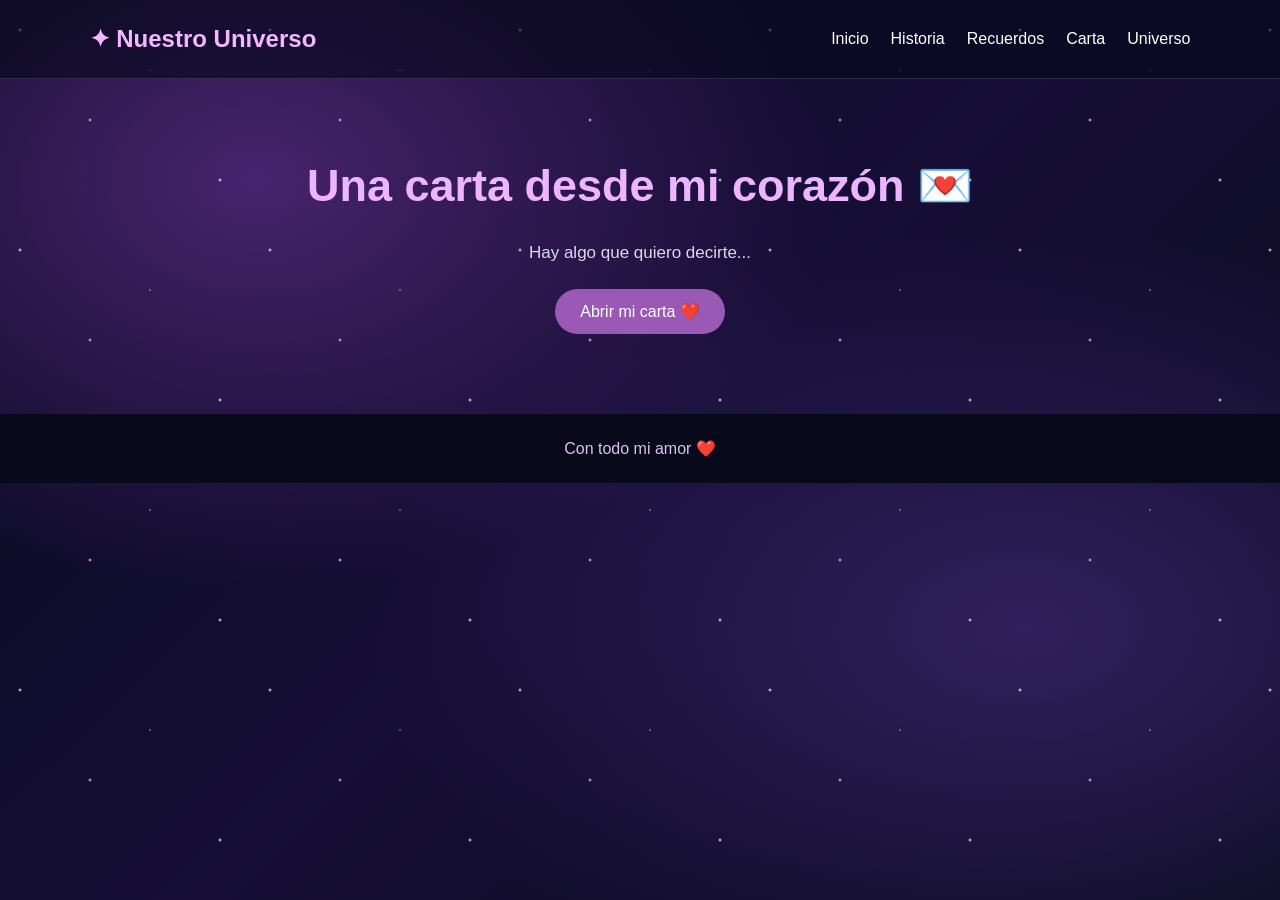
<file: aniversario1/pagina/carta.html>
<!DOCTYPE html>
<html lang="es">
<head>
    <meta charset="UTF-8">
    <meta name="viewport" content="width=device-width, initial-scale=1.0">
    <title>Una carta para ti</title>
    <link rel="stylesheet" href="../css/estilos.css">
</head>
<body>
    <div class="estrellas"></div>

    <nav>
        <h2>✦ Nuestro Universo</h2>
        <div class="menu">
            <a href="../index.html">Inicio</a>
            <a href="historia.html">Historia</a>
            <a href="recuerdos.html">Recuerdos</a>
            <a href="carta.html">Carta</a>
            <a href="universo.html">Universo</a>
        </div>
    </nav>

    <main class="contenido-pagina">
        <h1>Una carta desde mi corazón 💌</h1>

        <p>Hay algo que quiero decirte...</p>

        <button onclick="abrirCarta()">Abrir mi carta ❤️</button>

        <div class="carta" id="miCarta" style="display:none">
            <h2>Para el amor de mi vida</h2>

            <p>
                💗💍 Para mi bb hermosa, mi amor precioso 💍💗

Mi bb hermosa, mi niña preciosa, mi amorcito. 🥺❤️🌷

Hoy cumplimos 2 años y 2 meses juntos. 🥹💞🎉 Y no sabes lo feliz que me hace poder compartir mi vida contigo. Parece increíble cómo ha pasado el tiempo, pero si algo tengo claro es que cada segundo a tu lado ha valido completamente la pena. ❤️🫶🏻

Quiero que sepas que eres una de las personas más especiales e importantes de mi vida. 😍💕 Eres esa personita que logra sacarme una sonrisa incluso en mis días más difíciles, la que hace que mis días sean más bonitos con tan solo un mensajito, una llamada o simplemente con saber que estás ahí. 🥺💗📱
            </p>

            <p>
                Mi amor, gracias por cada momento que hemos compartido, por tus abrazos, tus besitos, tus ocurrencias, tus enojitos, tus sonrisas y hasta por esos pequeños momentos en los que no estamos de acuerdo. 😚💋❤️ Porque de todo eso también se trata el amor, de aprender, comprendernos, tener paciencia y seguir eligiéndonos a pesar de cualquier dificultad. 🫂💘

Sé que no somos perfectos y que quizás en ocasiones tendremos días complicados, pero quiero que tengas la seguridad de que mi intención siempre será cuidar lo nuestro, hacerte feliz, apoyarte y demostrarte cuánto te amo. 🥹💓 No quiero solamente estar contigo en los días bonitos, quiero también ser esa persona que te acompañe cuando las cosas no salgan como esperamos. 🤞🏻❤️‍🩹
            </p>

            <p>
                Quiero seguir acumulando recuerdos contigo, más aventuras, más risas, más abrazos interminables, más besitos y muchísimos aniversarios. 🥰💏💐 Quiero seguir conociendo cada parte de ti, seguir enamorándome de tus detalles y encontrar nuevas razones para amarte cada día más. 💗✨

Gracias por estos 2 años y 2 meses de amor. 🥹❤️ Gracias por permitirme ser parte de tu vida y por regalarme tantos momentos hermosos. Si pudiera volver al día en que nuestras vidas se cruzaron, volvería a elegirte una y mil veces, porque entre tantas personas en este mundo, mi corazón te sigue eligiendo a ti. 💍💞🌎
            </p>

            <p>
            TE AMO MUCHÍSIMO, MI BB HERMOSA. 😭❤️‍🔥💗 Nunca dudes de lo importante que eres para mí ni de lo mucho que deseo seguir construyendo una historia bonita a tu lado. Eres mi niña preciosa, mi felicidad, mi compañerita y una de las razones más bonitas por las que sonrío cada día. 🥺🌹💕

¡FELICES 2 AÑOS Y 2 MESES, MI AMOR! 🎉💍❤️🥂 Que este sea solamente uno de los muchísimos aniversarios que todavía nos quedan por celebrar. Quiero muchos meses, años y toda una vida de amor contigo. 🫶🏻💘♾️

TE AMO HOY, MAÑANA Y SIEMPRE, MI NIÑA HERMOSA. 😘💋❤️‍🔥

💗🌷 Con todo mi amor, para mi bb preciosa. 🌷💗

TÚ Y YO, MI AMOR, SIEMPRE. 🥹❤️♾️
            </p>

            <h2>Te amo hasta el infinito y más allá. ❤️</h2>
        </div>
    </main>

    <footer>Con todo mi amor ❤️</footer>

    <script>
        function abrirCarta() {
            document.getElementById("miCarta").style.display = "block";
            document.getElementById("miCarta").scrollIntoView({
                behavior: "smooth"
            });
        }
    </script>
</body>
</html>
</file>
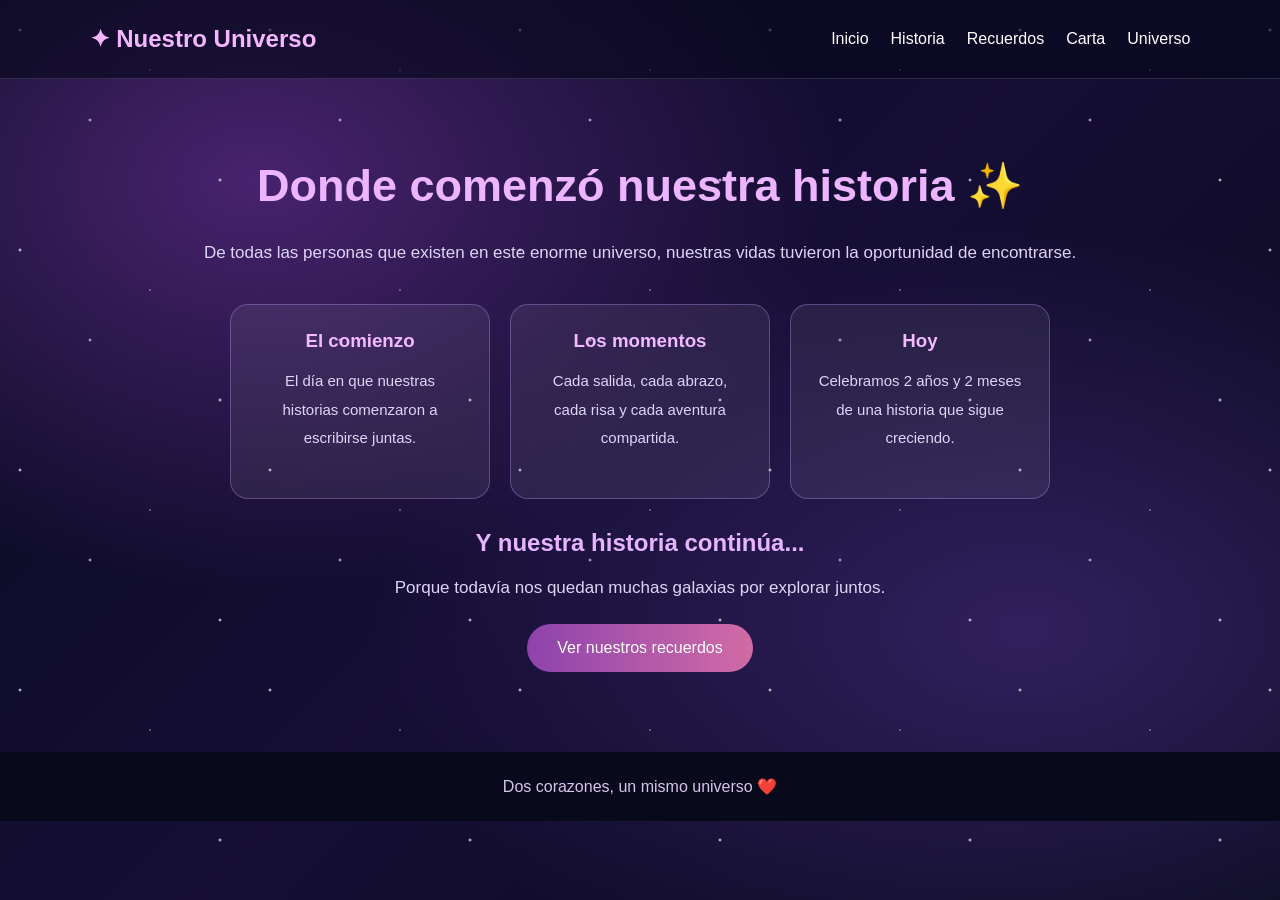
<file: aniversario1/pagina/historia.html>
<!DOCTYPE html>
<html lang="es">
<head>
    <meta charset="UTF-8">
    <meta name="viewport" content="width=device-width, initial-scale=1.0">
    <title>Nuestra historia</title>
    <link rel="stylesheet" href="../css/estilos.css">
</head>
<body>
    <div class="estrellas"></div>

    <nav>
        <h2>✦ Nuestro Universo</h2>
        <div class="menu">
            <a href="../index.html">Inicio</a>
            <a href="historia.html">Historia</a>
            <a href="recuerdos.html">Recuerdos</a>
            <a href="carta.html">Carta</a>
            <a href="universo.html">Universo</a>
        </div>
    </nav>

    <main class="contenido-pagina">
        <h1>Donde comenzó nuestra historia ✨</h1>

        <p>
            De todas las personas que existen en este enorme universo,
            nuestras vidas tuvieron la oportunidad de encontrarse.
        </p>

        <div class="tarjetas">
            <div class="tarjeta">
                <h3>El comienzo</h3>
                <p>El día en que nuestras historias comenzaron a escribirse juntas.</p>
            </div>

            <div class="tarjeta">
                <h3>Los momentos</h3>
                <p>Cada salida, cada abrazo, cada risa y cada aventura compartida.</p>
            </div>

            <div class="tarjeta">
                <h3>Hoy</h3>
                <p>Celebramos 2 años y 2 meses de una historia que sigue creciendo.</p>
            </div>
        </div>

        <h2>Y nuestra historia continúa...</h2>
        <p>Porque todavía nos quedan muchas galaxias por explorar juntos.</p>

        <a class="boton" href="recuerdos.html">Ver nuestros recuerdos</a>
    </main>

    <footer>Dos corazones, un mismo universo ❤️</footer>
</body>
</html>
</file>
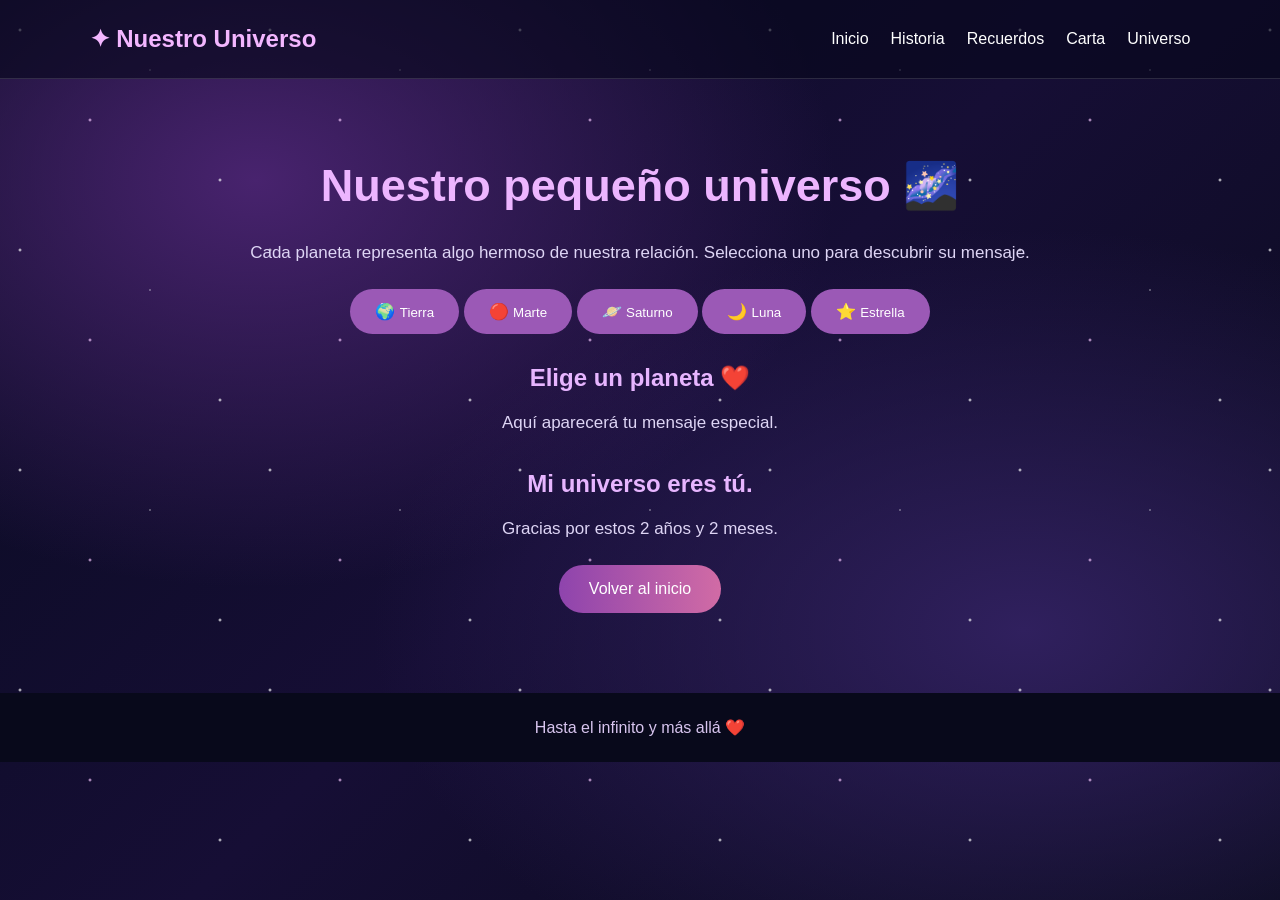
<file: aniversario1/pagina/universo.html>
<!DOCTYPE html>
<html lang="es">
<head>
    <meta charset="UTF-8">
    <meta name="viewport" content="width=device-width, initial-scale=1.0">
    <title>Nuestro Universo</title>
    <link rel="stylesheet" href="../css/estilos.css">
</head>
<body>
    <div class="estrellas"></div>

    <nav>
        <h2>✦ Nuestro Universo</h2>
        <div class="menu">
            <a href="../index.html">Inicio</a>
            <a href="historia.html">Historia</a>
            <a href="recuerdos.html">Recuerdos</a>
            <a href="carta.html">Carta</a>
            <a href="universo.html">Universo</a>
        </div>
    </nav>

    <main class="contenido-pagina">
        <h1>Nuestro pequeño universo 🌌</h1>

        <p>
            Cada planeta representa algo hermoso de nuestra relación.
            Selecciona uno para descubrir su mensaje.
        </p>

        <div class="planetas">
            <button class="planeta tierra" onclick="mensaje('Tierra', 'Mi hogar favorito siempre será estar a tu lado.')">
                🌍
                <small>Tierra</small>
            </button>

            <button class="planeta marte" onclick="mensaje('Marte', 'Contigo cualquier aventura se convierte en algo especial.')">
                🔴
                <small>Marte</small>
            </button>

            <button class="planeta saturno" onclick="mensaje('Saturno', 'Como sus anillos, quiero que nuestro amor siga rodeándonos.')">
                🪐
                <small>Saturno</small>
            </button>

            <button class="planeta luna" onclick="mensaje('Luna', 'Incluso en mis noches más oscuras, tú eres mi luz.')">
                🌙
                <small>Luna</small>
            </button>

            <button class="planeta estrella" onclick="mensaje('Estrella', 'Entre millones de estrellas, siempre te elegiría a ti.')">
                ⭐
                <small>Estrella</small>
            </button>
        </div>

        <div class="mensaje-planeta" id="mensajePlaneta">
            <h2>Elige un planeta ❤️</h2>
            <p>Aquí aparecerá tu mensaje especial.</p>
        </div>

        <h2>Mi universo eres tú.</h2>
        <p>Gracias por estos 2 años y 2 meses.</p>

        <a class="boton" href="../index.html">Volver al inicio</a>
    </main>

    <footer>Hasta el infinito y más allá ❤️</footer>

    <script>
        function mensaje(nombre, texto) {
            document.getElementById("mensajePlaneta").innerHTML =
                "<h2>" + nombre + "</h2><p>" + texto + "</p>";
        }
    </script>
</body>
</html>
</file>
<file: aniversario1/css/estilos.css>
* {
    margin: 0;
    padding: 0;
    box-sizing: border-box;
}

body {
    font-family: 'Segoe UI', sans-serif;
    color: white;
    background:
        radial-gradient(ellipse at 20% 20%, #48236e 0%, transparent 40%),
        radial-gradient(ellipse at 80% 70%, #30205e 0%, transparent 45%),
        linear-gradient(135deg, #080b20, #160e35, #090b1b);
    min-height: 100vh;
    overflow-x: hidden;
}

.estrellas {
    position: fixed;
    inset: 0;
    pointer-events: none;
    z-index: 0;
    background-image:
        radial-gradient(2px 2px at 20px 30px, white, transparent),
        radial-gradient(2px 2px at 90px 120px, #f7c8ff, transparent),
        radial-gradient(1px 1px at 150px 70px, white, transparent),
        radial-gradient(2px 2px at 220px 180px, white, transparent);
    background-size: 250px 220px;
    animation: estrellas 20s linear infinite;
}

@keyframes estrellas {
    from { transform: translateY(0); }
    to { transform: translateY(-220px); }
}

nav {
    position: relative;
    z-index: 2;
    display: flex;
    justify-content: space-between;
    align-items: center;
    padding: 25px 7%;
    background: rgba(8, 8, 30, 0.65);
    border-bottom: 1px solid #ffffff22;
    flex-wrap: wrap;
    gap: 20px;
}

nav h2 {
    color: #f3b6ff;
}

.menu {
    display: flex;
    gap: 22px;
    flex-wrap: wrap;
}

.menu a {
    color: white;
    text-decoration: none;
    transition: 0.3s;
}

.menu a:hover {
    color: #efa8ff;
}

.portada {
    position: relative;
    z-index: 1;
    min-height: 750px;
    padding: 90px 20px;
    display: flex;
    flex-direction: column;
    justify-content: center;
    align-items: center;
    text-align: center;
}

.subtitulo {
    letter-spacing: 4px;
    color: #d9b4ff;
    font-size: 13px;
    margin-bottom: 25px;
}

.portada h1 {
    font-size: clamp(45px, 8vw, 85px);
    line-height: 1.1;
    text-shadow: 0 0 25px #b66aff88;
    margin-bottom: 25px;
}

.descripcion {
    max-width: 550px;
    font-size: 18px;
    color: #ded5f5;
    line-height: 1.8;
}

.aniversario {
    margin: 35px 0 25px;
}

.aniversario h2 {
    color: #f1b4ff;
    font-size: 30px;
    margin-bottom: 12px;
}

.contador {
    display: flex;
    justify-content: center;
    flex-wrap: wrap;
    gap: 15px;
    margin-bottom: 35px;
}

.contador div {
    min-width: 100px;
    padding: 18px;
    border: 1px solid #d5a6ff77;
    background: #ffffff10;
    border-radius: 15px;
    backdrop-filter: blur(10px);
}

.contador span {
    display: block;
    font-size: 30px;
    color: #f3b6ff;
    font-weight: bold;
}

.contador small {
    font-size: 11px;
    letter-spacing: 2px;
}

.boton {
    display: inline-block;
    padding: 15px 30px;
    border-radius: 30px;
    background: linear-gradient(90deg, #8e44ad, #d16ba5);
    color: white;
    text-decoration: none;
    transition: 0.3s;
}

.boton:hover {
    transform: scale(1.08);
    box-shadow: 0 0 25px #d16ba5;
}

.contenido-pagina {
    position: relative;
    z-index: 1;
    max-width: 1000px;
    margin: auto;
    padding: 80px 25px;
    text-align: center;
}

.contenido-pagina h1 {
    font-size: 45px;
    color: #edb5ff;
    margin-bottom: 25px;
}

.contenido-pagina h2 {
    color: #e7b5ff;
    margin: 30px 0 15px;
}

.contenido-pagina p {
    color: #ded5f5;
    font-size: 17px;
    line-height: 1.9;
    margin-bottom: 20px;
}

.tarjetas {
    display: flex;
    flex-wrap: wrap;
    justify-content: center;
    gap: 20px;
    margin-top: 35px;
}

.tarjeta {
    width: 260px;
    padding: 25px;
    background: #ffffff12;
    border: 1px solid #c59bff55;
    border-radius: 18px;
    transition: 0.3s;
}

.tarjeta:hover {
    transform: translateY(-10px);
    box-shadow: 0 0 25px #a65bff55;
}

.tarjeta h3 {
    color: #f2baff;
    margin-bottom: 15px;
}

.tarjeta p {
    font-size: 15px;
}

.galeria {
    display: grid;
    grid-template-columns: repeat(auto-fit, minmax(220px, 1fr));
    gap: 20px;
    margin-top: 35px;
}

.galeria img {
    width: 100%;
    height: 260px;
    object-fit: cover;
    border-radius: 15px;
    border: 2px solid #d7a5ff77;
    transition: 0.3s;
}

.galeria img:hover {
    transform: scale(1.04);
}

.carta {
    max-width: 700px;
    margin: 30px auto;
    padding: 35px;
    background: #ffffff12;
    border: 1px solid #d7a5ff77;
    border-radius: 20px;
    line-height: 2;
}

.carta button {
    margin-top: 20px;
}

button {
    background: #9b59b6;
    color: white;
    padding: 13px 25px;
    border: none;
    border-radius: 25px;
    cursor: pointer;
    font-size: 16px;
    transition: 0.3s;
}

button:hover {
    background: #d16ba5;
    transform: scale(1.05);
}

.frase-final {
    position: relative;
    z-index: 1;
    padding: 60px 20px;
    text-align: center;
    background: #ffffff0b;
}

.frase-final h2 {
    color: #edb5ff;
    margin-bottom: 15px;
}

footer {
    position: relative;
    z-index: 1;
    text-align: center;
    padding: 25px;
    color: #d8c5ef;
    background: #08091b;
}

@media (max-width: 700px) {
    nav {
        justify-content: center;
        text-align: center;
    }

    .menu {
        justify-content: center;
        gap: 15px;
    }

    .portada {
        min-height: 650px;
    }

    .contenido-pagina h1 {
        font-size: 34px;
    }
    
.planetas {
    display: flex;
    justify-content: center;
    align-items: center;
    flex-wrap: wrap;
    gap: 30px;
    margin: 60px 0;
}

.planeta {
    width: 120px;
    height: 120px;
    border-radius: 50%;
    display: flex;
    flex-direction: column;
    align-items: center;
    justify-content: center;
    font-size: 45px;
    background: #ffffff12;
    border: 2px solid #d9aaff;
    box-shadow: 0 0 25px #a65bff66;
    animation: flotar 3s ease-in-out infinite;
}

.planeta small {
    font-size: 13px;
    color: white;
}

.planeta:hover {
    transform: scale(1.2);
}

.marte {
    animation-delay: 0.5s;
}

.saturno {
    animation-delay: 1s;
}

.luna {
    animation-delay: 1.5s;
}

.estrella {
    animation-delay: 2s;
}

@keyframes flotar {
    0%, 100% {
        translate: 0 0;
    }

    50% {
        translate: 0 -15px;
    }
}

.mensaje-planeta {
    max-width: 600px;
    margin: 30px auto;
    padding: 30px;
    background: #ffffff12;
    border: 1px solid #d9aaff;
    border-radius: 20px;
    min-height: 140px;
}

}
</file>
